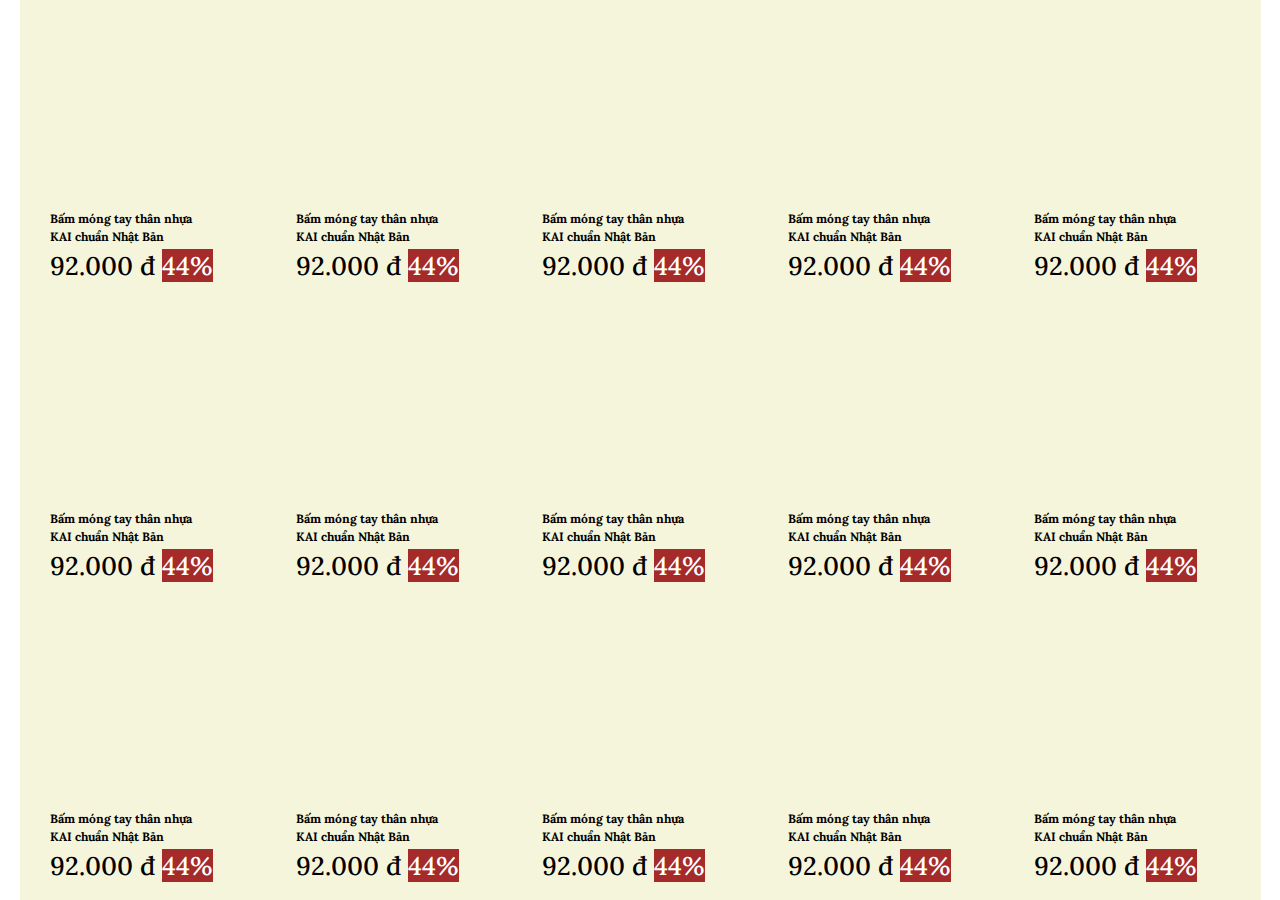
<file: excersiseDay2/index.html>
<!DOCTYPE html>
<html lang="en">
  <head>
    <meta charset="UTF-8" />
    <meta http-equiv="X-UA-Compatible" content="IE=edge" />
    <meta name="viewport" content="width=device-width, initial-scale=1.0" />
    <link rel="stylesheet" href="style.css" />
    <title>excersiseDay 2</title>
  </head>
  <body>
    <div class="container">
      <div class="post-list">
        <div class="item">
          <a href="#">
            <div class="item-image-box">
              <img src="img/p1.jpg" alt="SP1" class="image-inner">
            </div>
            <a href="" class="item-title"><h6>Bấm móng tay thân nhựa KAI chuẩn Nhật Bản</h6></a>
            <div class="item-desc">
              <span class="item-prize">92.000 đ</span>&nbsp;<span class="item-promotion">44%</span>
            </div>
          </a>
        </div>
        <div class="item">
          <a href="#">
            <div class="item-image-box">
              <img src="img/p2.jpg" alt="SP1" class="image-inner">
            </div>
            <a href="" class="item-title"><h6>Bấm móng tay thân nhựa KAI chuẩn Nhật Bản</h6></a>
            <div class="item-desc">
              <span class="item-prize">92.000 đ</span>&nbsp;<span class="item-promotion">44%</span>
            </div>
          </a>
        </div>
        <div class="item">
          <a href="#">
            <div class="item-image-box">
              <img src="img/p3.jpg" alt="SP1" class="image-inner">
            </div>
            <a href="" class="item-title"><h6>Bấm móng tay thân nhựa KAI chuẩn Nhật Bản</h6></a>
            <div class="item-desc">
              <span class="item-prize">92.000 đ</span>&nbsp;<span class="item-promotion">44%</span>
            </div>
          </a>
        </div>
        <div class="item">
          <a href="#">
            <div class="item-image-box">
              <img src="img/p4.jpg" alt="SP1" class="image-inner">
            </div>
            <a href="" class="item-title"><h6>Bấm móng tay thân nhựa KAI chuẩn Nhật Bản</h6></a>
            <div class="item-desc">
              <span class="item-prize">92.000 đ</span>&nbsp;<span class="item-promotion">44%</span>
            </div>
          </a>
        </div>
        <div class="item">
          <a href="#">
            <div class="item-image-box">
              <img src="img/p5.jpg" alt="SP1" class="image-inner">
            </div>
            <a href="" class="item-title"><h6>Bấm móng tay thân nhựa KAI chuẩn Nhật Bản</h6></a>
            <div class="item-desc">
              <span class="item-prize">92.000 đ</span>&nbsp;<span class="item-promotion">44%</span>
            </div>
          </a>
        </div>
        <div class="item">
          <a href="#">
            <div class="item-image-box">
              <img src="img/p6.png" alt="SP1" class="image-inner">
            </div>
            <a href="" class="item-title"><h6>Bấm móng tay thân nhựa KAI chuẩn Nhật Bản</h6></a>
            <div class="item-desc">
              <span class="item-prize">92.000 đ</span>&nbsp;<span class="item-promotion">44%</span>
            </div>
          </a>
        </div>
        <div class="item">
          <a href="#">
            <div class="item-image-box">
              <img src="img/p7.jpg" alt="SP1" class="image-inner">
            </div>
            <a href="" class="item-title"><h6>Bấm móng tay thân nhựa KAI chuẩn Nhật Bản</h6></a>
            <div class="item-desc">
              <span class="item-prize">92.000 đ</span>&nbsp;<span class="item-promotion">44%</span>
            </div>
          </a>
        </div>
        <div class="item">
          <a href="#">
            <div class="item-image-box">
              <img src="img/p8.jpg" alt="SP1" class="image-inner">
            </div>
            <a href="" class="item-title"><h6>Bấm móng tay thân nhựa KAI chuẩn Nhật Bản</h6></a>
            <div class="item-desc">
              <span class="item-prize">92.000 đ</span>&nbsp;<span class="item-promotion">44%</span>
            </div>
          </a>
        </div>
        <div class="item">
          <a href="#">
            <div class="item-image-box">
              <img src="img/p9.png" alt="SP1" class="image-inner">
            </div>
            <a href="" class="item-title"><h6>Bấm móng tay thân nhựa KAI chuẩn Nhật Bản</h6></a>
            <div class="item-desc">
              <span class="item-prize">92.000 đ</span>&nbsp;<span class="item-promotion">44%</span>
            </div>
          </a>
        </div>
        <div class="item">
          <a href="#">
            <div class="item-image-box">
              <img src="img/p10.jpg" alt="SP1" class="image-inner">
            </div>
            <a href="" class="item-title"><h6>Bấm móng tay thân nhựa KAI chuẩn Nhật Bản</h6></a>
            <div class="item-desc">
              <span class="item-prize">92.000 đ</span>&nbsp;<span class="item-promotion">44%</span>
            </div>
          </a>
        </div>
        <div class="item">
          <a href="#">
            <div class="item-image-box">
              <img src="img/p11.png" alt="SP1" class="image-inner">
            </div>
            <a href="" class="item-title"><h6>Bấm móng tay thân nhựa KAI chuẩn Nhật Bản</h6></a>
            <div class="item-desc">
              <span class="item-prize">92.000 đ</span>&nbsp;<span class="item-promotion">44%</span>
            </div>
          </a>
        </div>
        <div class="item">
          <a href="#">
            <div class="item-image-box">
              <img src="img/p12.jpg" alt="SP1" class="image-inner">
            </div>
            <a href="" class="item-title"><h6>Bấm móng tay thân nhựa KAI chuẩn Nhật Bản</h6></a>
            <div class="item-desc">
              <span class="item-prize">92.000 đ</span>&nbsp;<span class="item-promotion">44%</span>
            </div>
          </a>
        </div>
        <div class="item">
          <a href="#">
            <div class="item-image-box">
              <img src="img/p13.jpg" alt="SP1" class="image-inner">
            </div>
            <a href="" class="item-title"><h6>Bấm móng tay thân nhựa KAI chuẩn Nhật Bản</h6></a>
            <div class="item-desc">
              <span class="item-prize">92.000 đ</span>&nbsp;<span class="item-promotion">44%</span>
            </div>
          </a>
        </div>
        <div class="item">
          <a href="#">
            <div class="item-image-box">
              <img src="img/p14.jpg" alt="SP1" class="image-inner">
            </div>
            <a href="" class="item-title"><h6>Bấm móng tay thân nhựa KAI chuẩn Nhật Bản</h6></a>
            <div class="item-desc">
              <span class="item-prize">92.000 đ</span>&nbsp;<span class="item-promotion">44%</span>
            </div>
          </a>
        </div>
        <div class="item">
          <a href="#">
            <div class="item-image-box">
              <img src="img/p15.jpg" alt="SP1" class="image-inner">
            </div>
            <a href="" class="item-title"><h6>Bấm móng tay thân nhựa KAI chuẩn Nhật Bản</h6></a>
            <div class="item-desc">
              <span class="item-prize">92.000 đ</span>&nbsp;<span class="item-promotion">44%</span>
            </div>
          </a>
        </div>
      </div>
    </div>
  </body>
</html>
</file>
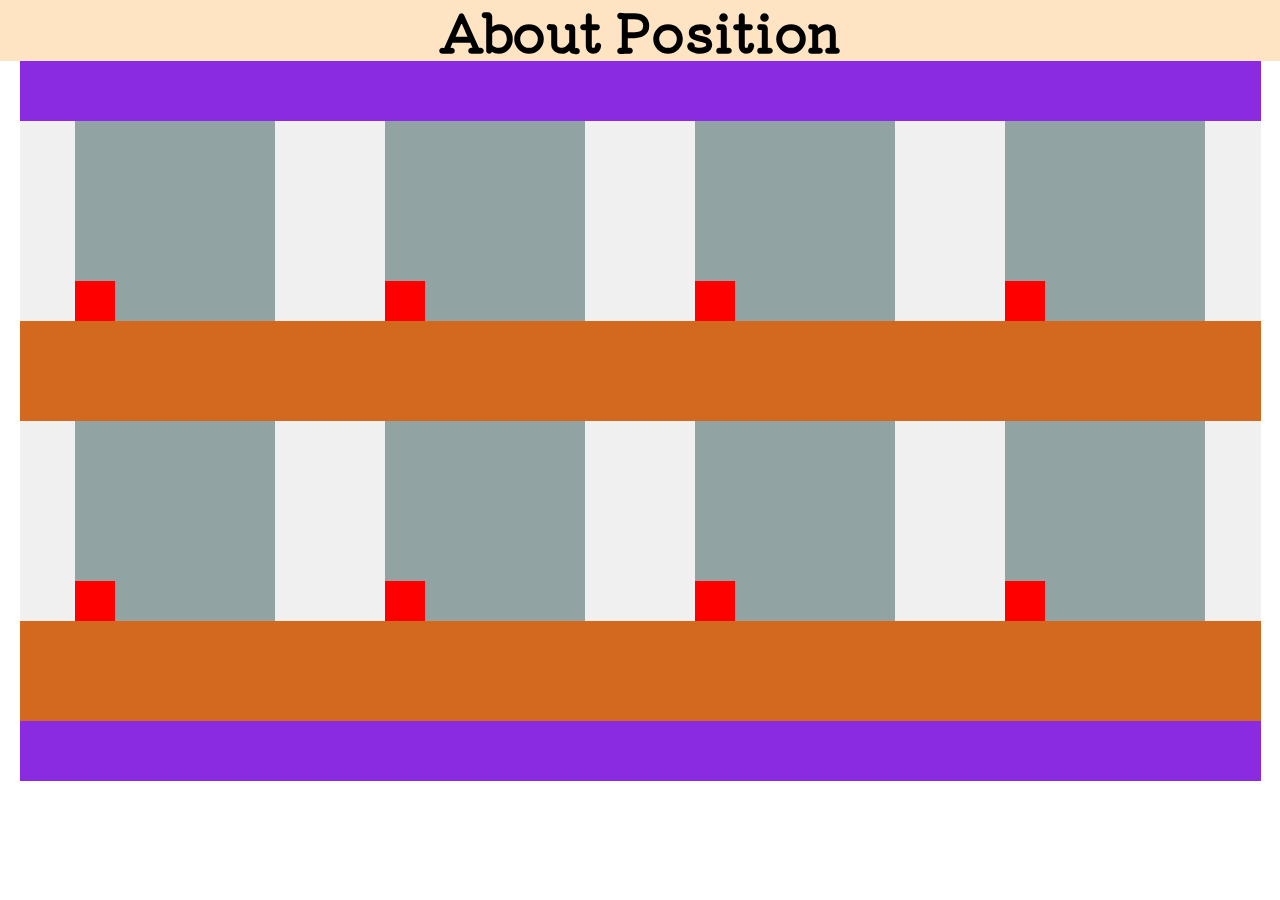
<file: excersiseDay3/index.html>
<!DOCTYPE html>
<html lang="en">
<head>
  <meta charset="UTF-8">
  <meta http-equiv="X-UA-Compatible" content="IE=edge">
  <meta name="viewport" content="width=device-width, initial-scale=1.0">
  <link rel="stylesheet" href="style.css">
  <title>excersiseDay3</title>
</head>
<body>
  <div class="title">
    <h1>about position</h1>
  </div>
  <div class="container">
    <div class="box-item">
      <div class="box">
        <div class="item">
        </div>
      </div>
      <div class="desc">
        <h6 class="top"></h6>
        <h6 class="right"></h6>
        <h6 class="bottom"></h6>
        <h6 class="left"></h6>
      </div>
    </div>
    <div class="box-item">
      <div class="box">
        <div class="item">
        </div>
      </div>
      <div class="desc">
        <h6 class="top"></h6>
        <h6 class="right"></h6>
        <h6 class="bottom"></h6>
        <h6 class="left"></h6>
      </div>
    </div>
    <div class="box-item">
      <div class="box">
        <div class="item">
        </div>
      </div>
      <div class="desc">
        <h6 class="top"></h6>
        <h6 class="right"></h6>
        <h6 class="bottom"></h6>
        <h6 class="left"></h6>
      </div>
    </div>
    <div class="box-item">
      <div class="box">
        <div class="item">
        </div>
      </div>
      <div class="desc">
        <h6 class="top"></h6>
        <h6 class="right"></h6>
        <h6 class="bottom"></h6>
        <h6 class="left"></h6>
      </div>
    </div>
    <div class="box-item">
      <div class="box">
        <div class="item">
        </div>
      </div>
      <div class="desc">
        <h6 class="top"></h6>
        <h6 class="right"></h6>
        <h6 class="bottom"></h6>
        <h6 class="left"></h6>
      </div>
    </div>
    <div class="box-item">
      <div class="box">
        <div class="item">
        </div>
      </div>
      <div class="desc">
        <h6 class="top"></h6>
        <h6 class="right"></h6>
        <h6 class="bottom"></h6>
        <h6 class="left"></h6>
      </div>
    </div>
    <div class="box-item">
      <div class="box">
        <div class="item">
        </div>
      </div>
      <div class="desc">
        <h6 class="top"></h6>
        <h6 class="right"></h6>
        <h6 class="bottom"></h6>
        <h6 class="left"></h6>
      </div>
    </div>
    <div class="box-item">
      <div class="box">
        <div class="item">
        </div>
      </div>
      <div class="desc">
        <h6 class="top"></h6>
        <h6 class="right"></h6>
        <h6 class="bottom"></h6>
        <h6 class="left"></h6>
      </div>
    </div>
  </div>
 <script src="mainjs.js"></script>
</body>
</html>
</file>
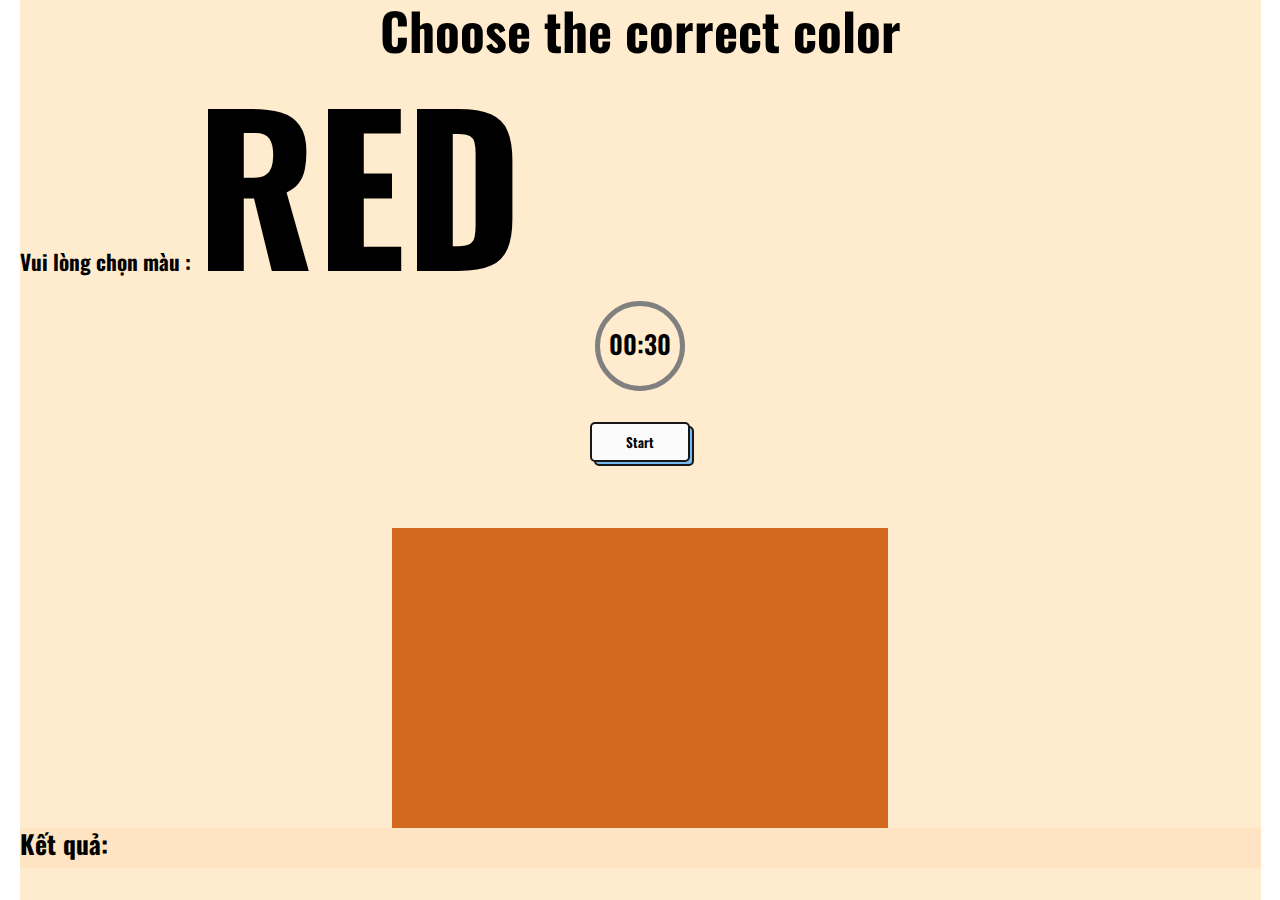
<file: excersiseDay3_Extra/index.html>
<!DOCTYPE html>
<html lang="en">
<head>
  <meta charset="UTF-8">
  <meta http-equiv="X-UA-Compatible" content="IE=edge">
  <meta name="viewport" content="width=device-width, initial-scale=1.0">
  <link rel="stylesheet" href="style.css">
  <title>excersiseDay3_Extra</title>
</head>
<body>
  <audio class="audio-10s" src="sound/Clock Ticking Sound Effect (mp3cut.net).mp3" ></audio>
  <audio class="audio-bell-rang" src="sound/Taco Bell -Bong- SFX.mp3" ></audio>
  <audio class="audio-begin" src="sound/start.mp3" ></audio>

  <div class="container">
    <div class="my-item">
      <div class="title">
        <h1>Choose the correct color</h1>
        <h4>
          <span class="correct-color">
            <h5>Vui lòng chọn màu : <span class="color ">Red</span></h5>
          </span>
        </h4>
        <div class="timer">
          <div class="timer-ring">
            <span class="minute"></span><span class="khoangtrang">:</span><span class="second"></span>
          </div>
        </div>
      </div>
      <div class="my-btn"><button class="btn-start" type="button">Start</button></div>
      <div class="bounce-element">
        <div class="item">
        </div>
        </div>
        <div class="result">
          <h4>Kết quả: <span class="user-result"></span></h4>
        </div>
      </div>
    </div>
  </div>
  <script src="main.js"></script>
</body>
</html>
</file>
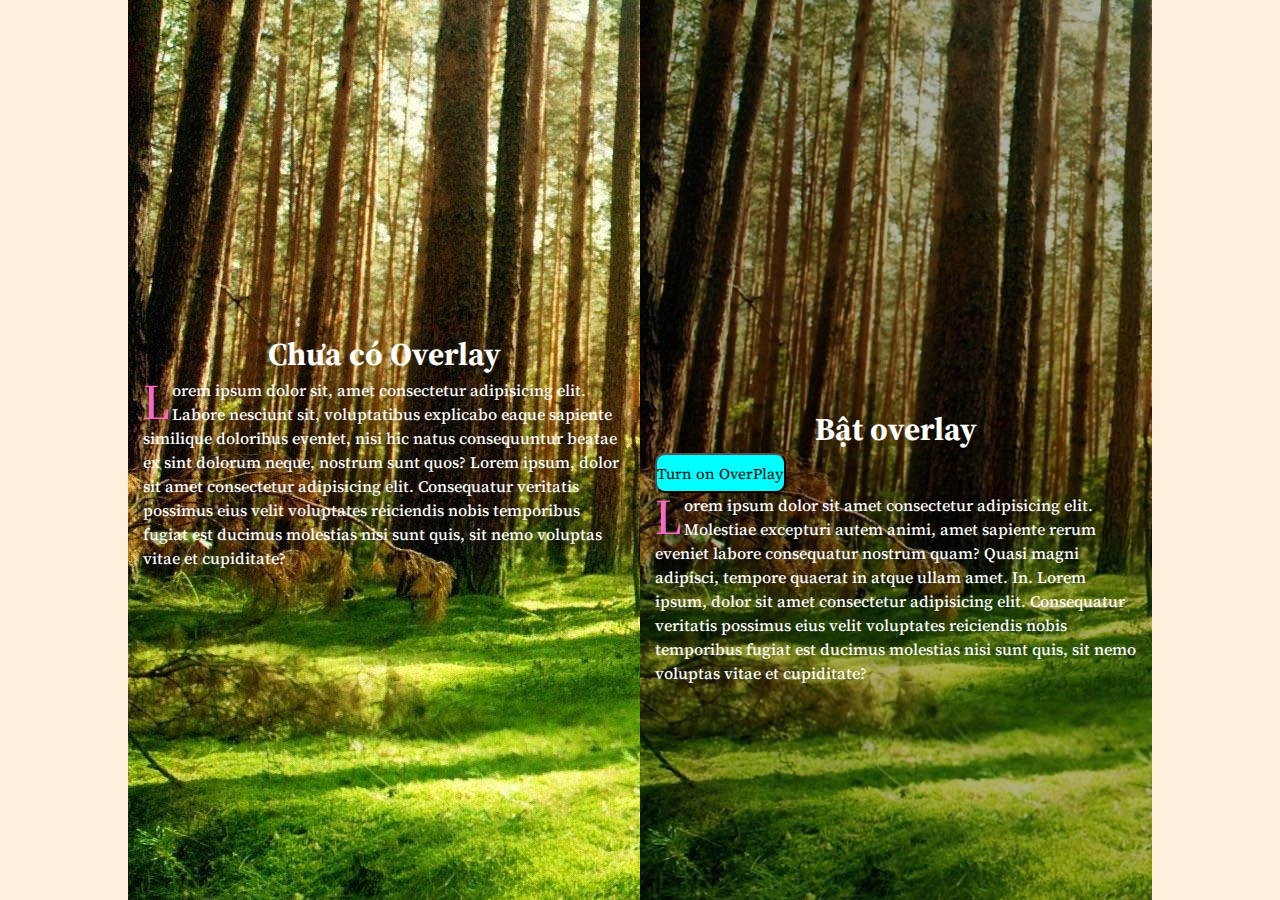
<file: excersiseDay6/index.html>
<!DOCTYPE html>
<html lang="en">

<head>
    <meta charset="UTF-8" />
    <meta http-equiv="X-UA-Compatible" content="IE=edge" />
    <meta name="viewport" content="width=device-width, initial-scale=1.0" />
    <link rel="stylesheet" href="style.css" />

    <title>Document</title>
</head>

<body>
    <div class="container">
        <div class="content">
            <div class="bg-1">
                <div class="inner">
                    <h1>Chưa có Overlay </h1>
                    <p class="first-p">
                        Lorem ipsum dolor sit, amet consectetur adipisicing elit. Labore nesciunt sit, voluptatibus explicabo eaque sapiente similique doloribus eveniet, nisi hic natus consequuntur beatae ex sint dolorum neque, nostrum sunt quos? Lorem ipsum, dolor sit amet
                        consectetur adipisicing elit. Consequatur veritatis possimus eius velit voluptates reiciendis nobis temporibus fugiat est ducimus molestias nisi sunt quis, sit nemo voluptas vitae et cupiditate?
                    </p>
                </div>

            </div>
            <div class="bg-2">
                <div class="overlay">
                </div>
                <div class="inner-c">
                    <h1>Bật overlay</h1>
                    <button type="button" class="turn">Turn on OverPlay</button>
                    <p class="first-p">
                        Lorem ipsum dolor sit amet consectetur adipisicing elit. Molestiae excepturi autem animi, amet sapiente rerum eveniet labore consequatur nostrum quam? Quasi magni adipisci, tempore quaerat in atque ullam amet. In. Lorem ipsum, dolor sit amet consectetur
                        adipisicing elit. Consequatur veritatis possimus eius velit voluptates reiciendis nobis temporibus fugiat est ducimus molestias nisi sunt quis, sit nemo voluptas vitae et cupiditate?
                    </p>
                </div>

            </div>
        </div>
    </div>
    </div>
    <script src="main.js"></script>
</body>

</html>
</file>
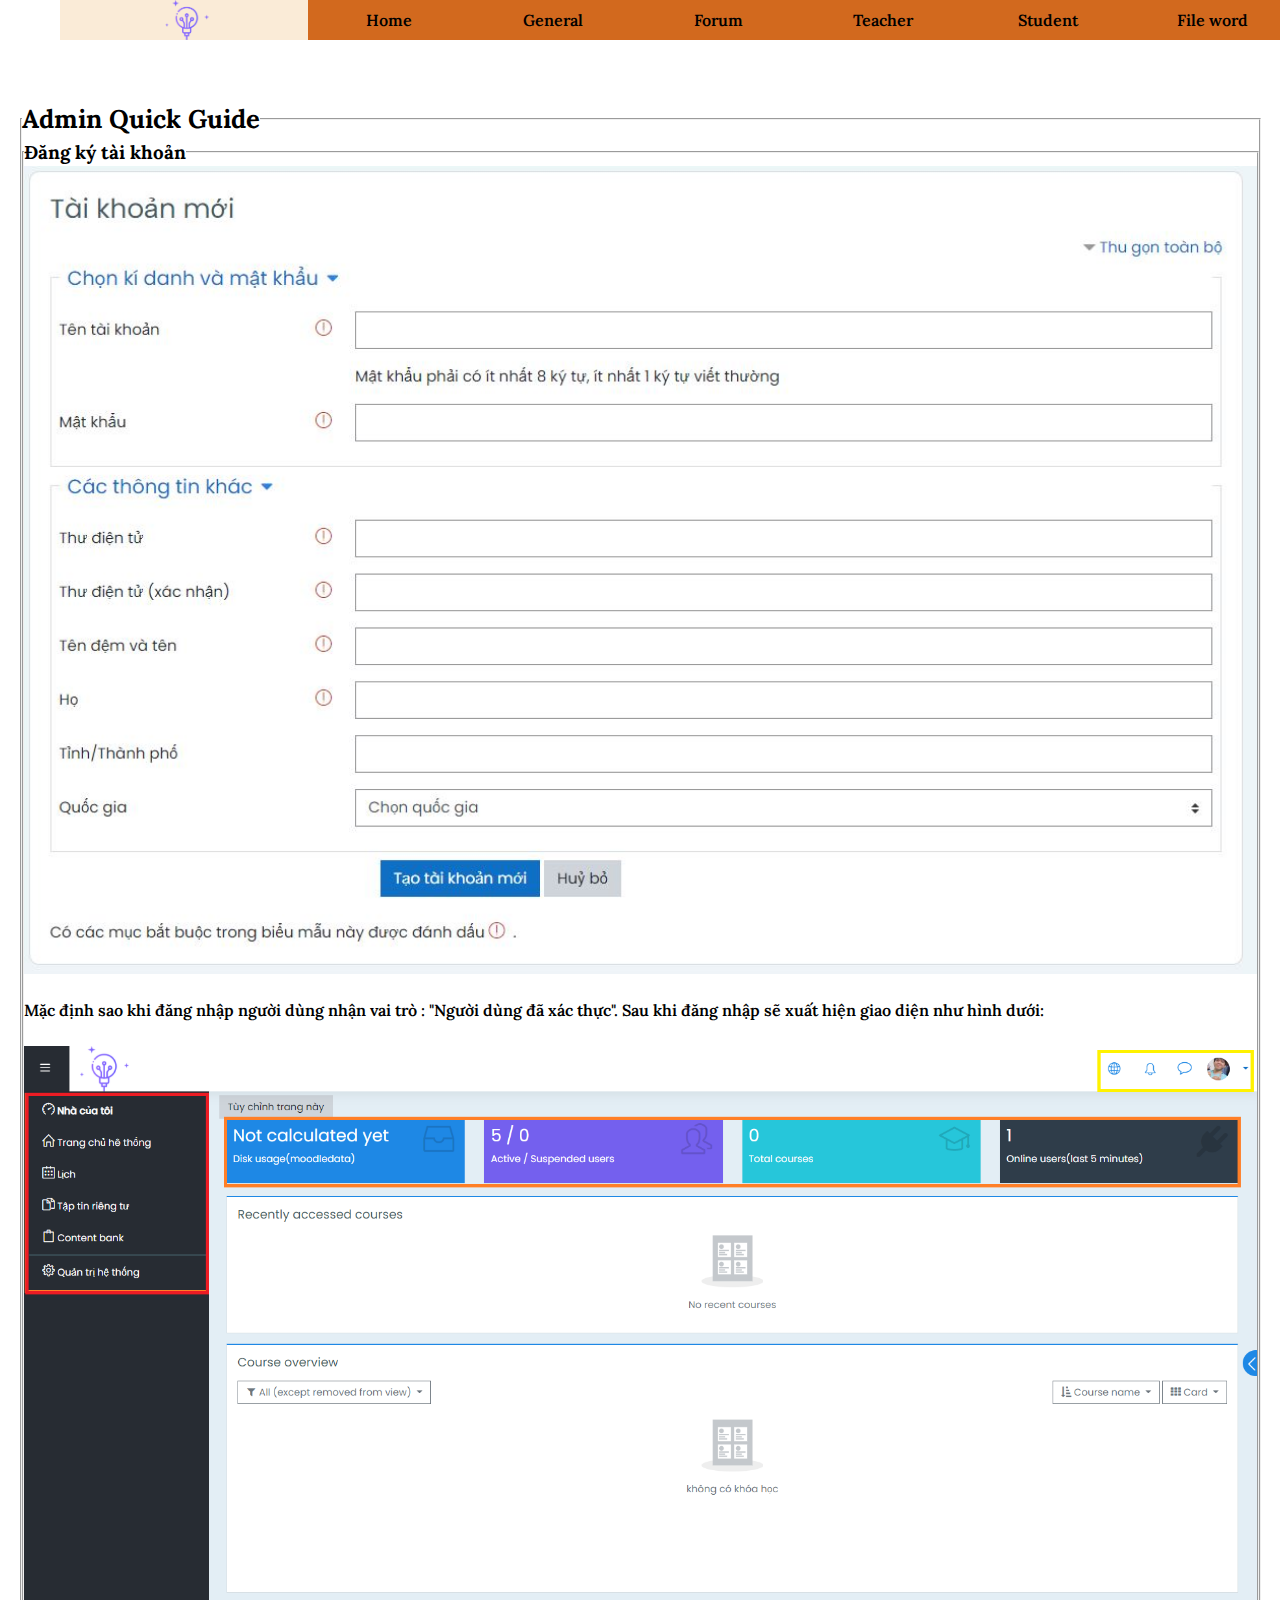
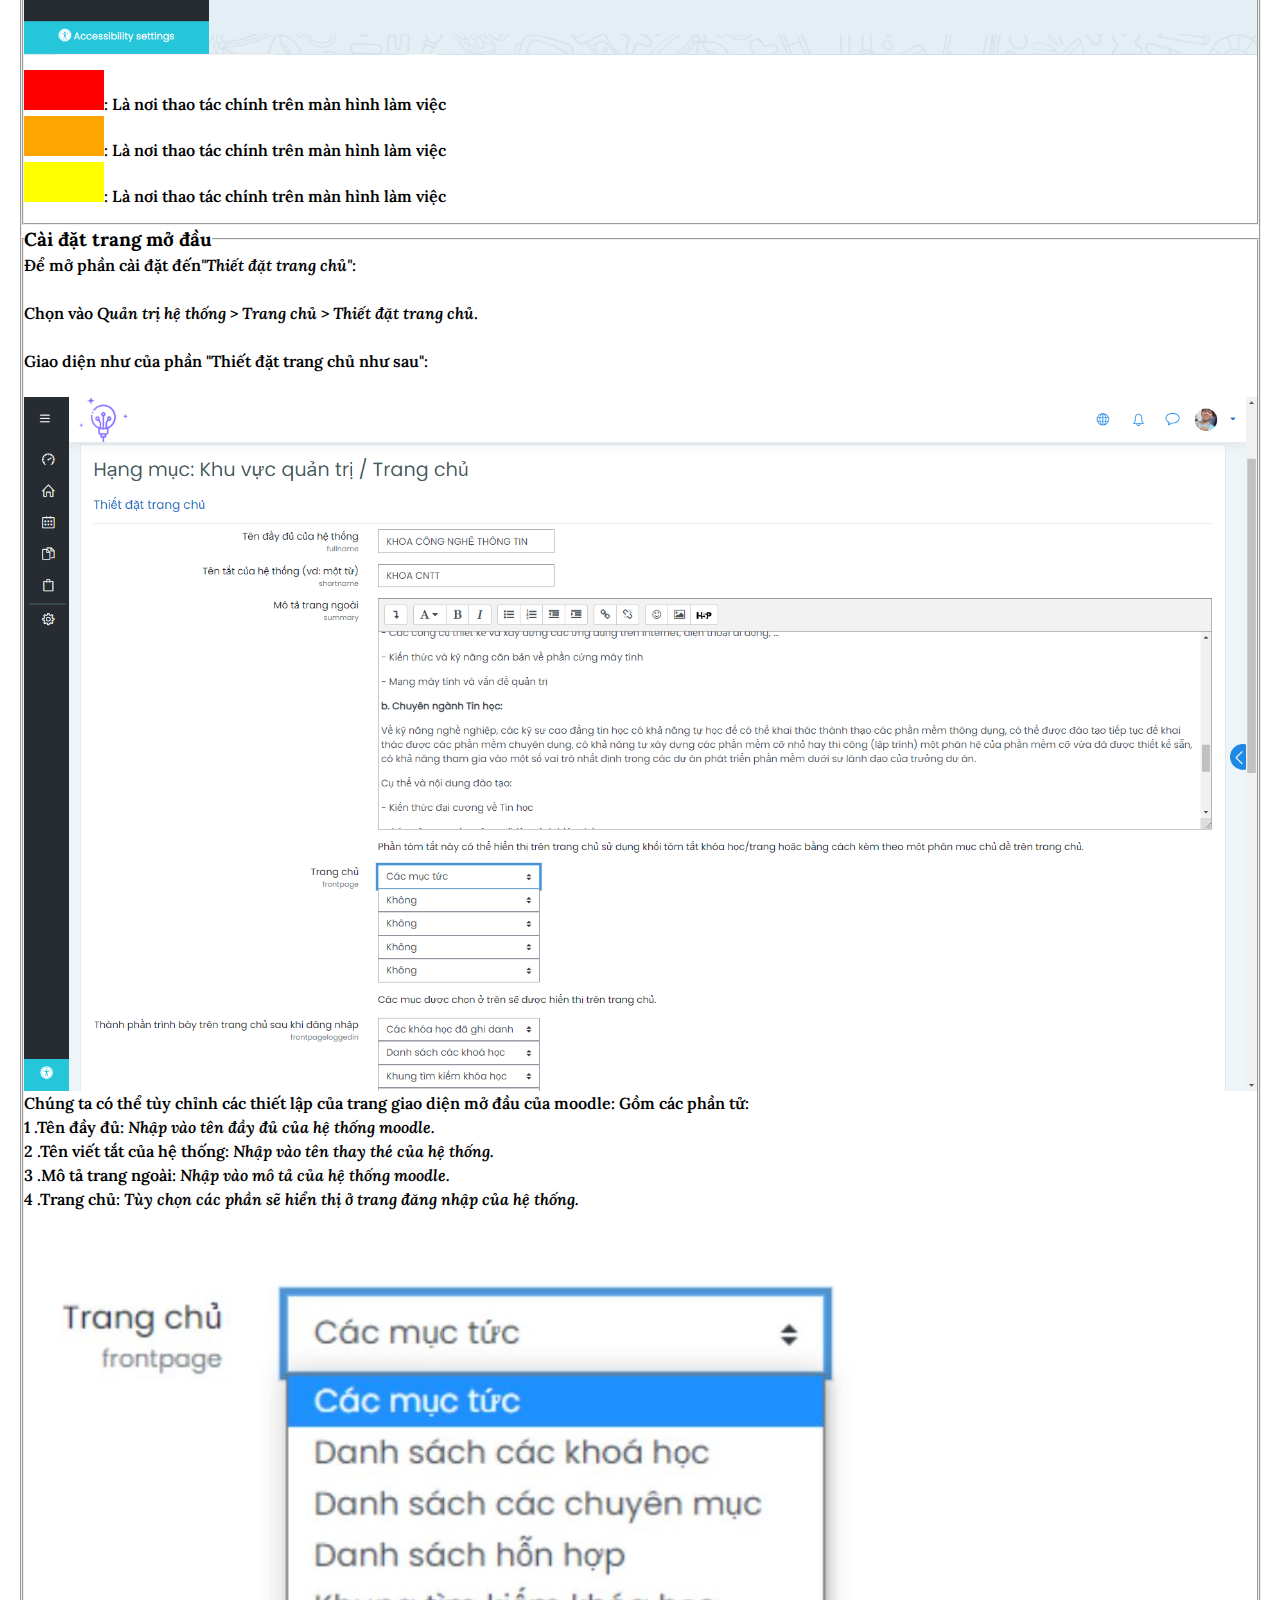
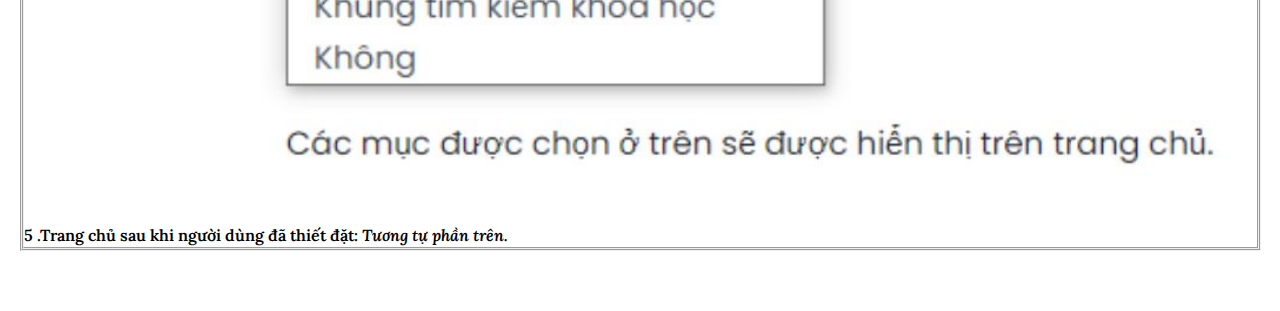
<file: MoodleGuide/index.html>
<!DOCTYPE html>
<html lang="en">

<head>
    <meta charset="UTF-8" />
    <meta http-equiv="X-UA-Compatible" content="IE=edge" />
    <meta name="viewport" content="width=device-width, initial-scale=1.0" />
    <link rel="stylesheet" href="style.css" />
    <title>Moodle Guide</title>
</head>

<body>
    <!-- Header nav section start -->
    <header class="nav-section section">
        <div class="container">
            <div class="nav">
                <div class="nav-logo">
                    <div class="nav-image-box">
                        <div class="nav-img">
                            <a href="index.html"><img src="img/bike.png" alt="" /></a>
                        </div>
                    </div>
                </div>
                <div class="nav-item">
                    <ul class="nav-item-inner">
                        <li data-taret="#home" class="li-item">
                            <a href="index.html">Home</a>
                        </li>
                        <li data-taret="#general" class="li-item">
                            <a href="">General</a>
                        </li>
                        <li data-taret="#forum" class="li-item">
                            <a href="">Forum</a>
                        </li>
                        <li data-taret="#teacher" class="li-item">
                            <a href="">Teacher</a>
                        </li>
                        <li data-taret="#student" class="li-item">
                            <a href="">Student</a>
                        </li>
                        <li data-taret="#file" class="li-item">
                            <a href="">File word</a>
                        </li>
                    </ul>
                </div>
            </div>
        </div>
    </header>
    <!-- Header nav section start -->
    <section id="home" class="home-section section">
        <fieldset>
            <legend>
                <h1 class="title">admin quick guide</h1>
            </legend>
            <div class="home-list-item">
                <!-- home item start -->
                <fieldset>
                    <legend>
                        <h2>
                            <h3>Đăng ký tài khoản</h3>
                        </h2>
                    </legend>
                    <div class="home-item">
                        <div class="home-desc">
                            <img src="img/registerForNewUser.JPG" alt=""> <br>
                            <p>
                                Mặc định sao khi đăng nhập người dùng nhận vai trò : "Người dùng đã xác thực". Sau khi đăng nhập sẽ xuất hiện giao diện như hình dưới:
                            </p><br>
                            <img src="img/giaodienchinh.png" alt="">
                            <ul class="ul-desc-home1">
                                <div>
                                    <li class="box" style="background-color: red;">
                                    </li><span>: Là nơi thao tác chính trên màn hình làm việc</span>
                                </div>
                                <div>
                                    <li class="box" style="background-color: orange"></li><span>: Là nơi thao tác chính trên màn hình làm việc</span>
                                </div>
                                <div>
                                    <li class="box" style="background-color: yellow"></li><span>: Là nơi thao tác chính trên màn hình làm việc</span>
                                </div>
                            </ul>
                        </div>
                    </div>
                </fieldset>
                <!-- home item end -->
                <!-- home item start -->
                <fieldset>
                    <legend>
                        <h2>
                            <h3>Cài đặt trang mở đầu</h3>
                        </h2>
                    </legend>
                    <div class="home-item">
                        <div class="home-desc">
                            <p>
                                Để mở phần cài đặt đến<i>"Thiết đặt trang chủ":</i>
                            </p><br>
                            <p>Chọn vào <i>Quản trị hệ thống</i> > <i>Trang chủ</i> > <i>Thiết đặt trang chủ</i>.</p><br>
                            <p>Giao diện như của phần "Thiết đặt trang chủ như sau":</p><br>
                            <img src="img/thietdattrangchu.png" alt="">
                            <p>
                                Chúng ta có thể tùy chỉnh các thiết lập của trang giao diện mở đầu của moodle: Gồm các phần tử: <br>
                                <ol>
                                    <li>1 .Tên đầy đủ: <i>Nhập vào tên đầy đủ của hệ thống moodle.</i></li>
                                    <li>2 .Tên viết tắt của hệ thống: <i>Nhập vào tên thay thé của hệ thống.</i></li>
                                    <li>3 .Mô tả trang ngoài: <i>Nhập vào mô tả của hệ thống moodle.</i></li>
                                    <li>4 .Trang chủ: <i>Tùy chọn các phần sẽ hiển thị ở trang đăng nhập của hệ thống.</i>
                                        <img src="img/thietdattrangchu1.png" alt="">
                                    </li>
                                    <li>5 .Trang chủ sau khi người dùng đã thiết đặt: <i>Tương tự phần trên.</i></li>
                                </ol>
                            </p>
                        </div>
                    </div>
                </fieldset>
                <!-- home item end -->
            </div>
        </fieldset>
    </section>
</body>

</html>
</file>
<file: excersiseDay2/style.css>
@import url('https://fonts.googleapis.com/css2?family=Lora:ital,wght@0,400;0,600;1,400&display=swap');



@keyframes circle-grow {
	to {
	  clip-path: circle(100%);
	}
  }
  
  @keyframes heading-in {
	to {
	  clip-path: inset(0% 0%);
	}
  }
@supports (clip-path: circle(25%)) {
	.item-image-box {
	  clip-path: circle(0%);
	  animation: circle-grow 2000ms 450ms forwards;
	}
	.item-image-box:hover .image-inner {
		clip-path: polygon(0% 0%, 100% 0%, 100% 50%, 100% 100%, 0% 100%);
	  }
	
}
* {
	margin: 0;
	padding: 0;
	box-sizing: border-box;
}

*:not(i) {
	font-family: 'Lora', serif;
}

body {
	font-size: 1.6rem;
	font-weight: 500;
	line-height: 1.5;
	overflow: hidden;
}
a{
	text-decoration: none;
	color:black;
}


.container{
	max-width: 1241px;
	margin: 0 auto;
	padding: 0 5px;
	background-color: beige;
}
.post-list{
	min-height: 100vh;
	display: flex;
	flex-wrap: wrap;
	justify-content: center;
	text-align: center;
}
.item{
	flex: 0 0 20%;
	max-height: 305px;
	width: 100%;
	height: auto;
	background-color: beige;
	cursor: pointer;
}
.item:hover{
	box-shadow:0px 3px 0px  #d0d0d0;
}
.item-image-box{
	text-align: center;
	display: block;
}
.image-inner{
	height: 200px;
	width: 100%;
	clip-path: polygon(
		18.11% 16.5%,
		50% 0%,
		75% 50%,
		54.09% 90.44%,
		13.7% 63.94%
	  );    
	  transition: clip-path 400ms ease-in-out;
}
.item-title{
	text-align: left;
	display: inline-block;
	padding: 0 25px;
	font-size: 18px;
	word-break: break-word;
	font-weight: bold;
	/* Text clamp */
	display: -webkit-box;
	-webkit-line-clamp: 2;
	-webkit-box-orient: vertical;
	overflow: hidden;
	text-overflow: ellipsis;
	width: 100%;
	max-width: 200px;
}
.item-desc{
	
	text-align: left;
	padding: 0 25px 10px 25px;
	
}
.item-desc .item-promotion{
	color:white;
	background-color: brown;
}
@media screen and (max-width: 1024px)
{	*{
	overflow: auto;
	}	
	.item{
		flex: 0 0 33.33%;
		max-height: 305px;
		width: 100%;
		height: auto;
		background-color: beige;
	}
}
@media screen and (max-width: 768px)
{
	*{
		overflow: auto;
		}
	.item{
		flex: 0 0 50%;
		max-height: 305px;
		width: 100%;
		height: auto;
		background-color: beige;
	}
}
@media screen and (max-width: 640px)
{
	*{
		overflow: auto;
		}
	.item{
		flex: 0 0 100%;
		max-height: 305px;
		width: 100%;
		height: auto;
		background-color: beige;
		padding-bottom: 20px;
	}
	.item-title{
		font-size: 25px;
		font-weight: 700;
		padding: 0;
		text-align: center;
		justify-content: center;
		align-items: center;
		max-width: 100%;
	}
	.item-desc{
		text-align: center;
		padding: 0;
	}
	.item-image-box{
		position: relative;
		padding-top: 56.25%;
		height: 0;
	}
	.image-inner{
		/* width: 246px; */
		position:absolute;
		height: 100%;
		top: 0;
		left: 0;
		object-fit: cover;
	}
}
</file>
<file: excersiseDay3/style.css>
@import url('https://fonts.googleapis.com/css2?family=Kiwi+Maru&display=swap');
*{
	margin: 0;
	padding: 0;
}
*:not(i){
	font-family: 'Kiwi Maru', serif;
}
body{
	font-size: 1.6rem;
	font-weight: 600;
	line-height: 1.2;
	/* overflow: hidden; */
}
body .title{
	text-transform: capitalize;
	display: block;
	text-align: center;
	background-color: bisque;
}
.container{
	width: 1241px;
	max-width: 100%;
	margin: auto;
	padding: 60px 0;
	background-color: blueviolet;
	text-align: center;
	display: flex;
	flex-wrap: wrap;
}
.box-item{
	flex: 0 0 25%;
	width: 100%;
	background-color: #f0f0f0;
	max-height: 500px;
	
}

.box{
	width: 200px;
	height: 200px;
	background-color: rgb(145, 163, 163);
	margin: auto;
	position: relative;
}
.item{
	height: 40px;
	width: 40px;
	background-color: red;
	position: absolute;
	top:80%;
	transition: all 1s ease;
}

.desc{
	background-color: chocolate;
	display: block;
	height: 100px;
	word-break: break-all;
	padding: 0 50px;
}



@media (max-width: 640px) {
	.box-item {
		flex: 0 0 100%;
		align-items: center;
  }
  .desc{
	  width: 200px; 
  }
}

@media (max-width: 768px) {
	.box-item {
		flex: 0 0 100%;
		align-items: center;
	}
	.desc{
		width: 200px; 
	}
}

@media (max-width: 1024px) {
	.box-item {
		flex: 0 0 100%;
		align-items: center;
	}
	.desc{
		width: auto; 
	}
}
</file>
<file: excersiseDay3_Extra/style.css>
@import url('https://fonts.googleapis.com/css2?family=Oswald&family=Train+One&display=swap');
::root{
    --red--:red;
    --orange--: orange;
    --yellow--:yellow;
    --green--:green;
    --blue--:blue;
    --gray--:gray;
    --purple--:purple;
}


*{
    margin: 0;
    padding: 0;
}
*:not(i){
    font-family: 'Oswald', sans-serif;
}
body{
    font-size: 1.6rem;
    line-height: 1.2;
    font-weight: 600;
}
.container{
    width: 1241px;
    
    margin: 0 auto;
    min-height: 60vh;   
    display: flex;
    max-width: 100%;
    justify-content: center;
    align-items: center;
    overflow-x: hidden;
}
.my-item{
    flex: 100%;
    width: 100%;
    background:blanchedalmond;
    min-height: 100vh;
}
.title{
    width: 100%;
    position: relative;
}
.title h1{
    display: block;
    justify-content: center;
    align-self: center;
    align-items: center;
    text-align: center;
}
.bounce-element{
    display: grid;
    grid-template-columns:1fr;
    /* grid-gap:0 20px; */
    margin-top: 50px;
}
.bounce-element .item{
    height: 300px;
    cursor: pointer;
    background-color: chocolate;
    margin: 0 30%;
}
.color{
    height: auto;
    width: 80px;
    color:black;
    font-size: 200px;
    font-weight: bold;
    text-transform: uppercase;
}
.title .timer{
    display: flex;
    text-align: center;
    justify-content: center;
    align-items: center;
    line-height: 75px;
}
.title .timer-ring{
    height: 80px;
    width: 80px;
    border: 5px solid gray;
    border-radius: 9999999px;
    
}
.my-btn{
    display: inline-block;
    width: 100%;
    align-items: center;
    text-align: center;
    justify-content: center;
    margin-top: 30px;
}
.btn-start{
    height: 40px;
    width: 100px;
    cursor: pointer;
    background: no-repeat #fbfbfb;
    padding: .28rem 1.2rem;
    border: 2px solid #181818;
    border-radius: 5px;
    font-weight: 600;
    display: inline-block;
    margin-bottom: 1rem;
    text-decoration: none;
    text-align: center;
    transform-style: preserve-3d;
    transform: translateZ(1rem);
}
.btn-start:hover{
    background-color: #76b9f2;
}
.btn-start:after{
    box-shadow: 10px 10px 0 10px transparent;
    transition: all .15s;
    transition-timing-function: ease-out;
    border: inherit;
    border-radius: inherit;
    position: absolute;
    display: inherit;
    left: .12rem;
    top: .12rem;
    transform: translate(0);
    content: "";
    width: 100%;
    height: 100%;
    transform: translateZ(-.1rem);
    background-color: #76b9f2;
}
.result{
    width: 100%;
    height: 40px;
    background-color: bisque;
}
@media screen and (max-width:768px)
{
    .container{
        width: 768px;
    }
    .title .timer-ring{
        height: 60px;
        width: 60px;
        border: 5px solid gray;
        border-radius: 9999999px;
    }
    .minute{
        font-size: 15px;

    }
    .second{
        font-size: 15px;
    }
    .khoangtrang{
        font-size: 15px;
    }
    .title .timer{
        display: flex;
        text-align: center;
        justify-content: center;
        align-items: center;
        line-height: 55px;
    }
    .color{
        height: auto;
        width: 80px;
        color:black;
        font-size: 100px;
        font-weight: bold;
        text-transform: uppercase;
    }
    .title{
        width: 100%;
        position: relative;
        font-size: 25px;
    }
    .bounce-element .item{
        margin: 0 20%;
    }
}
@media screen and (max-width:480px)
{
    .container{
        width: 480px;
    }
    .title .timer-ring{
        height: 60px;
        width: 60px;
        border: 5px solid gray;
        border-radius: 9999999px;
    }
    .minute{
        font-size: 15px;

    }
    .second{
        font-size: 15px;
    }
    .khoangtrang{
        font-size: 15px;
    }
    .title .timer{
        display: flex;
        text-align: center;
        justify-content: center;
        align-items: center;
        line-height: 55px;
    }
    .color{
        height: auto;
        width: 80px;
        color:black;
        font-size: 50px;
        font-weight: bold;
        text-transform: uppercase;
    }
    .title{
        width: 100%;
        position: relative;
        font-size: 15px;
    }
    .bounce-element .item{
        margin: 0 10%;
    }
}
@media screen and (max-width:320px)
{
    .container{
        width: 320px;
    }
    .title .timer-ring{
        height: 60px;
        width: 60px;
        border: 5px solid gray;
        border-radius: 9999999px;
    }
    .minute{
        font-size: 15px;

    }
    .second{
        font-size: 15px;
    }
    .khoangtrang{
        font-size: 15px;
    }
    .title .timer{
        display: flex;
        text-align: center;
        justify-content: center;
        align-items: center;
        line-height: 55px;
    }
    .color{
        height: auto;
        width: 80px;
        color:black;
        font-size: 30px;
        font-weight: bold;
        text-transform: uppercase;
    }
    .title{
        width: 100%;
        font-size: 10px;
    }
    .bounce-element .item{
        margin: 0 10%;
    }
}
</file>
<file: excersiseDay6/style.css>
@import url("https://fonts.googleapis.com/css2?family=Source+Serif+Pro:wght@300&display=swap");
* {
  margin: 0;
  padding: 0;
}
*:not(i) {
  font-family: "Source Serif Pro", serif;
}

body {
  font-size: 16px;
  line-height: 1.5;
  font-weight: 500;
}

.container {
  width: 100vw;
  height: 100vh;
  background-color: #ffefdb;
}

.display-n {
  display: none;
}

.display-b {
  display: block;
}

.content {
  width: 80%;
  height: 100vh;
  max-height: 100vh;
  margin: auto;
  display: flex;
  flex-wrap: wrap;
  text-align: left;
  position: relative;
}
.content .first-p:first-letter {
  float: left;
  font-size: 50px;
  margin-right: 2px;
  line-height: 0.65;
  color: #ff66cc;
  margin-top: 8px;
}
.content .bg-1 {
  flex: 0 0 50%;
  background-image: url(img/bg-img.jpg);
  display: flex;
}
.content .bg-1 .inner {
  justify-content: center;
  margin: auto;
  text-align: left;
  align-items: center;
  color: #fff;
  padding: 0 15px;
}
.content .bg-1 .inner h1 {
  text-align: center;
}
.content .bg-2 {
  flex: 0 0 50%;
  background-image: url(img/bg-img.jpg);
  position: relative;
}
.content .bg-2 .overlay {
  position: relative;
  /* Sit on top of the page content */
  /* Hidden by default */
  width: 100%;
  /* Full width (cover the whole page) */
  height: 100%;
  /* Full height (cover the whole page) */
  top: 0;
  left: 0;
  right: 0;
  bottom: 0;
  background: #000;
  opacity: 0.3;
  /* Black background with opacity */
  z-index: 2;
  /* Specify a stack order in case you're using a different order for other elements */
  /* Add a pointer on hover */
}
.content .bg-2 .inner-c {
  position: absolute;
  top: 45%;
  left: auto;
  z-index: 1000;
  color: #fff;
  padding: 0 15px;
}
.content .bg-2 .inner-c h1 {
  text-align: center;
}
.content .bg-2 .inner-c .turn {
  height: 40px;
  width: auto;
  background-color: aqua;
  color: black;
  font-size: 15px;
  border-radius: 10px;
  display: inline-block;
}

/*# sourceMappingURL=style.css.map */
</file>
<file: MoodleGuide/style.css>
@import url('https://fonts.googleapis.com/css2?family=Lora:wght@500&display=swap');

/* define */


/* ::root */

::root {
    --bg-black-900: #000000;
    --bg-black-100: #dddddd;
    --bg-black-50: #eff0f4;
}


/* general setting start*/

* {
    margin: 0;
    padding: 0;
}

*:not(i) {
    font-family: 'Lora', serif;
}

body {
    font-size: 1.6 rem;
    font-weight: 600;
    line-height: 1.5;
    overflow: auto;
    background-color: var(--bg-black-50);
}

a {
    text-decoration: none;
    display: inline-block;
    color: black;
}


/* li {
    list-style: none;
} */

.container {
    margin: 0 auto;
}

.section {
    padding: 0 60px;
    width: 1241px;
    margin: 0 auto;
}

.title {
    text-transform: capitalize;
    font-size: 1.6em;
}

@keyframes textRotage {
    0% {
        transform: rotate(0deg);
    }
    100% {
        transform: rotate(360deg);
    }
}


/* general setting end ------------------------*/


/* header setting start */

.nav-section {
    height: auto;
}

.nav {
    display: flex;
    flex-wrap: nowrap;
}

.nav-logo {
    flex: 0 0 20%;
    position: relative;
    background-color: antiquewhite;
}

.nav-image-box {
    position: absolute;
    width: 80px;
    align-items: center;
    text-align: center;
    top: 0;
    left: 35%;
}

.nav-image-box:hover {
    cursor: pointer;
}

.nav-image-box img {
    max-width: 80px;
    max-height: 40px;
}

.nav-item {
    flex: 0 0 80%;
    background-color: chocolate;
}

.li-item {
    justify-content: space-between;
    min-width: 16.2%;
    display: inline-block;
    text-align: center;
    height: 40px;
    line-height: 40px;
}

.li-item:hover {
    color: whitesmoke;
    transition: all 0.3s ease;
    animation: textRotage 2s linear infinite;
}


/* header setting end */


/* Home section start */

.home-section {
    /* min-height: 60vh; */
    padding: 60px 0;
}

.home-list-item {
    width: 100%;
}

.home-desc {}

.home-desc blockquote a {
    color: blue;
    text-transform: uppercase;
}

.home-desc img {
    width: 100%;
    display: block;
}

.home-desc li {
    list-style: none;
}

.ul-desc-home1 {
    padding: 15px 0;
}

.home-desc .box {
    height: 40px;
    width: 80px;
    padding: auto;
    display: inline-block;
}


/* Home section end */
</file>
